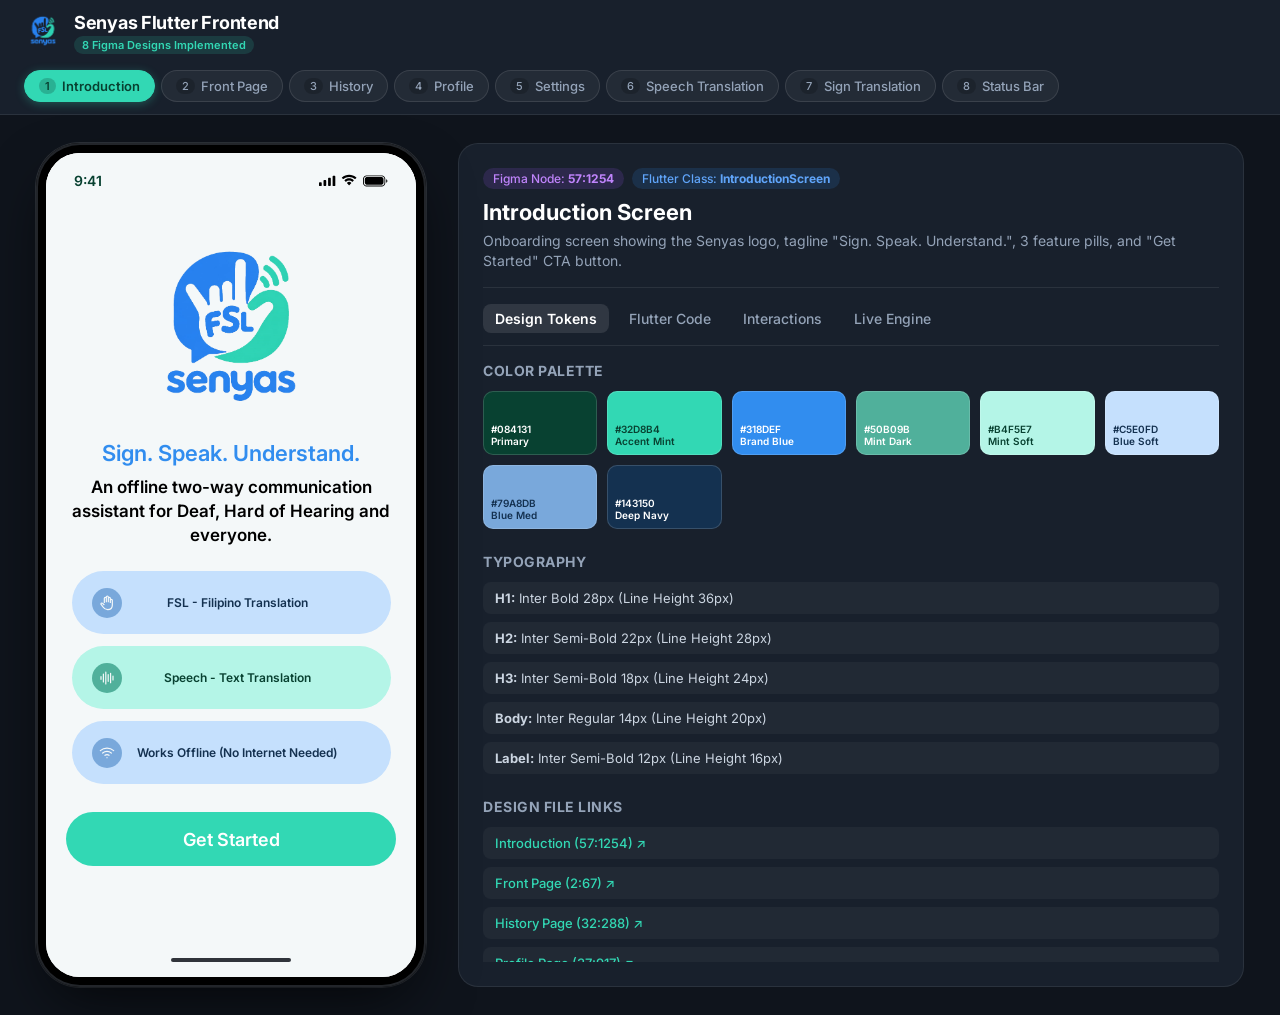
<file: web_preview/index.html>
<!DOCTYPE html>
<html lang="en">
<head>
  <meta charset="UTF-8">
  <meta name="viewport" content="width=device-width, initial-scale=1.0">
  <title>Senyas - Flutter Frontend Preview & Figma Designs</title>
  <meta name="description" content="Interactive Flutter frontend preview implementing 8 Figma designs for Senyas - Offline Two-Way Communication Assistant">
  <link rel="preconnect" href="https://fonts.googleapis.com">
  <link rel="preconnect" href="https://fonts.gstatic.com" crossorigin>
  <link href="https://fonts.googleapis.com/css2?family=Inter:wght@400;500;600;700&display=swap" rel="stylesheet">
  <link rel="stylesheet" href="index.css">
</head>
<body>
  <div class="app-layout">
    <!-- Top Navigation Header -->
    <header class="top-bar">
      <div class="brand">
        <div class="brand-icon">
          <img src="../assets/images/senyas_logo.png" alt="Senyas Logo" onerror="this.style.display='none'">
        </div>
        <div class="brand-info">
          <h1>Senyas Flutter Frontend</h1>
          <span class="badge">8 Figma Designs Implemented</span>
        </div>
      </div>
      <div class="screen-selector-bar" id="screen-selector">
        <button class="screen-tab active" data-screen="intro" id="tab-intro">
          <span class="screen-num">1</span> Introduction
        </button>
        <button class="screen-tab" data-screen="home" id="tab-home">
          <span class="screen-num">2</span> Front Page
        </button>
        <button class="screen-tab" data-screen="history" id="tab-history">
          <span class="screen-num">3</span> History
        </button>
        <button class="screen-tab" data-screen="profile" id="tab-profile">
          <span class="screen-num">4</span> Profile
        </button>
        <button class="screen-tab" data-screen="settings" id="tab-settings">
          <span class="screen-num">5</span> Settings
        </button>
        <button class="screen-tab" data-screen="speech" id="tab-speech">
          <span class="screen-num">6</span> Speech Translation
        </button>
        <button class="screen-tab" data-screen="sign" id="tab-sign">
          <span class="screen-num">7</span> Sign Translation
        </button>
        <button class="screen-tab" data-screen="statusbar" id="tab-statusbar">
          <span class="screen-num">8</span> Status Bar
        </button>
      </div>
    </header>

    <!-- Main Content Stage -->
    <main class="preview-stage">
      <!-- Left: Mobile Device Viewport -->
      <div class="device-column">
        <div class="device-frame" id="device-frame">
          <div class="device-screen" id="device-screen">
            <!-- Screen 1: Introduction (57:1254) -->
            <section class="screen-view active" id="screen-intro" data-node="57:1254">
              <div class="ios-status-bar intro-tint">
                <span class="status-time">9:41</span>
                <div class="status-icons">
                  <img src="../assets/icons/ios_signal_green.svg" alt="signal" class="status-icon">
                  <img src="../assets/icons/ios_wifi_green.svg" alt="wifi" class="status-icon">
                  <img src="../assets/icons/ios_battery_green.svg" alt="battery" class="status-battery">
                </div>
              </div>
              <div class="screen-scrollable intro-content">
                <div class="intro-logo-wrap">
                  <img src="../assets/images/senyas_logo.png" alt="Senyas Logo" class="intro-logo">
                </div>
                <h2 class="intro-title">Sign. Speak. Understand.</h2>
                <p class="intro-desc">An offline two-way communication assistant for Deaf, Hard of Hearing and everyone.</p>

                <div class="feature-pills">
                  <div class="pill pill-blue">
                    <div class="pill-icon-circle blue-circle">
                      <img src="../assets/icons/wave.svg" alt="Wave icon">
                    </div>
                    <span class="pill-text blue-text">FSL - Filipino Translation</span>
                  </div>
                  <div class="pill pill-mint">
                    <div class="pill-icon-circle mint-circle">
                      <img src="../assets/icons/spectrum_teal.svg" alt="Spectrum icon">
                    </div>
                    <span class="pill-text mint-text">Speech - Text Translation</span>
                  </div>
                  <div class="pill pill-blue">
                    <div class="pill-icon-circle blue-circle">
                      <img src="../assets/icons/wifi_blue.svg" alt="Wifi icon">
                    </div>
                    <span class="pill-text blue-text">Works Offline (No Internet Needed)</span>
                  </div>
                </div>

                <button class="btn-primary" id="btn-get-started">Get Started</button>
              </div>
              <div class="ios-home-indicator"><div class="indicator-bar"></div></div>
            </section>

            <!-- Screen 2: Front Page / Home (2:67) -->
            <section class="screen-view" id="screen-home" data-node="2:67">
              <div class="ios-status-bar dark-tint">
                <span class="status-time">9:41</span>
                <div class="status-icons">
                  <img src="../assets/icons/ios_signal_dark.svg" alt="signal" class="status-icon">
                  <img src="../assets/icons/ios_wifi_dark.svg" alt="wifi" class="status-icon">
                  <img src="../assets/icons/ios_battery_dark.svg" alt="battery" class="status-battery">
                </div>
              </div>
              <div class="page-header">
                <div class="header-titles">
                  <h2>Senyas</h2>
                  <span class="header-sub">FTL Sign Translator AI</span>
                </div>
                <button class="icon-btn" id="home-ellipsis-btn">
                  <img src="../assets/icons/ellipsis.svg" alt="Options">
                </button>
              </div>
              <div class="screen-scrollable">
                <!-- Featured Banner -->
                <div class="feature-banner" id="banner-sign-quick">
                  <img src="../assets/images/sign_communication.png" alt="Sign communication" class="banner-img">
                  <div class="banner-text">
                    <h3>Sign to translate to<br>FTL</h3>
                    <p>Capture using the camera</p>
                  </div>
                </div>

                <!-- Sign Translation Card Button -->
                <div class="action-card card-mint" id="action-sign">
                  <div class="card-icon-circle mint-deep">
                    <img src="../assets/icons/camera_filled.svg" alt="Camera icon">
                  </div>
                  <div class="card-text">
                    <h4>Sign Translation</h4>
                    <p>Sign to Text</p>
                  </div>
                  <img src="../assets/icons/chevron_next.svg" alt="Next" class="chevron-next">
                </div>

                <!-- Speech Translation Card Button -->
                <div class="action-card card-blue" id="action-speech">
                  <div class="card-icon-circle blue-deep">
                    <img src="../assets/icons/mic_filled.svg" alt="Mic icon">
                  </div>
                  <div class="card-text">
                    <h4 class="blue-text-deep">Speech Translation</h4>
                    <p>Voice to Text</p>
                  </div>
                  <img src="../assets/icons/chevron_next.svg" alt="Next" class="chevron-next">
                </div>
              </div>
              <!-- Bottom Navigation Bar -->
              <div class="bottom-nav">
                <button class="nav-item active" data-nav="home">
                  <img src="../assets/icons/house_active.svg" alt="Home">
                </button>
                <button class="nav-item" data-nav="history">
                  <img src="../assets/icons/history_inactive.svg" alt="History">
                </button>
                <button class="nav-item" data-nav="profile">
                  <img src="../assets/icons/user_inactive.svg" alt="Profile">
                </button>
              </div>
              <div class="ios-home-indicator"><div class="indicator-bar"></div></div>
            </section>

            <!-- Screen 3: History Page (32:288) -->
            <section class="screen-view" id="screen-history" data-node="32:288">
              <div class="ios-status-bar dark-tint">
                <span class="status-time">9:41</span>
                <div class="status-icons">
                  <img src="../assets/icons/ios_signal_dark.svg" alt="signal" class="status-icon">
                  <img src="../assets/icons/ios_wifi_dark.svg" alt="wifi" class="status-icon">
                  <img src="../assets/icons/ios_battery_dark.svg" alt="battery" class="status-battery">
                </div>
              </div>
              <div class="page-header">
                <div class="header-titles">
                  <h2>History</h2>
                </div>
                <button class="icon-btn" id="history-ellipsis-btn">
                  <img src="../assets/icons/ellipsis.svg" alt="Options">
                </button>
              </div>
              <div class="screen-scrollable history-list">
                <!-- History Item 1 -->
                <div class="history-card">
                  <div class="history-icon-circle mint-deep">
                    <img src="../assets/icons/wave_white.svg" alt="Sign icon">
                  </div>
                  <div class="history-info">
                    <span class="history-tag mint-tag">Sign Translation</span>
                    <p class="history-text">Kamusta Ka?</p>
                  </div>
                  <span class="history-time">9:41 PM</span>
                </div>

                <!-- History Item 2 -->
                <div class="history-card">
                  <div class="history-icon-circle blue-deep">
                    <img src="../assets/icons/spectrum_white.svg" alt="Speech icon">
                  </div>
                  <div class="history-info">
                    <span class="history-tag blue-tag">Speech Translation</span>
                    <p class="history-text">Hello, nice to meet you po</p>
                  </div>
                  <span class="history-time">9:40 PM</span>
                </div>

                <!-- History Item 3 -->
                <div class="history-card">
                  <div class="history-icon-circle mint-deep">
                    <img src="../assets/icons/wave_white.svg" alt="Sign icon">
                  </div>
                  <div class="history-info">
                    <span class="history-tag mint-tag">Sign Translation</span>
                    <p class="history-text">Salamat po.</p>
                  </div>
                  <span class="history-time">9:11 PM</span>
                </div>

                <!-- History Item 4 -->
                <div class="history-card">
                  <div class="history-icon-circle blue-deep">
                    <img src="../assets/icons/spectrum_white.svg" alt="Speech icon">
                  </div>
                  <div class="history-info">
                    <span class="history-tag blue-tag">Speech Translation</span>
                    <p class="history-text">Punta lang po kayo sa unang kanto.</p>
                  </div>
                  <span class="history-time">9:11 PM</span>
                </div>

                <!-- History Item 5 -->
                <div class="history-card">
                  <div class="history-icon-circle mint-deep">
                    <img src="../assets/icons/wave_white.svg" alt="Sign icon">
                  </div>
                  <div class="history-info">
                    <span class="history-tag mint-tag">Sign Translation</span>
                    <p class="history-text">Saang kanto po ang karinderya?</p>
                  </div>
                  <span class="history-time">9:41 PM</span>
                </div>
              </div>
              <div class="bottom-nav">
                <button class="nav-item" data-nav="home">
                  <img src="../assets/icons/house_inactive.svg" alt="Home">
                </button>
                <button class="nav-item active" data-nav="history">
                  <img src="../assets/icons/history_active.svg" alt="History">
                </button>
                <button class="nav-item" data-nav="profile">
                  <img src="../assets/icons/user_inactive.svg" alt="Profile">
                </button>
              </div>
              <div class="ios-home-indicator"><div class="indicator-bar"></div></div>
            </section>

            <!-- Screen 4: Profile Page (37:917) -->
            <section class="screen-view" id="screen-profile" data-node="37:917">
              <div class="ios-status-bar dark-tint">
                <span class="status-time">9:41</span>
                <div class="status-icons">
                  <img src="../assets/icons/ios_signal_dark.svg" alt="signal" class="status-icon">
                  <img src="../assets/icons/ios_wifi_dark.svg" alt="wifi" class="status-icon">
                  <img src="../assets/icons/ios_battery_dark.svg" alt="battery" class="status-battery">
                </div>
              </div>
              <div class="page-header">
                <div class="header-titles">
                  <h2>Profile</h2>
                </div>
                <button class="icon-btn" id="profile-ellipsis-btn">
                  <img src="../assets/icons/ellipsis.svg" alt="Options">
                </button>
              </div>
              <div class="screen-scrollable">
                <div class="profile-hero">
                  <img src="../assets/images/senyas_logo.png" alt="Senyas Logo" class="profile-logo">
                  <h3 class="profile-tagline">Sign. Speak. Understand.</h3>
                </div>

                <div class="settings-group">
                  <div class="setting-row" id="profile-about-row">
                    <div class="setting-icon-box">
                      <img src="../assets/icons/about.svg" alt="About">
                    </div>
                    <div class="setting-text">
                      <h5>About Senyas</h5>
                      <p>Version 1.0.0 (Offline)</p>
                    </div>
                    <img src="../assets/icons/chevron_next_alt.svg" alt="Go" class="row-arrow">
                  </div>
                  <div class="setting-row" id="profile-model-row">
                    <div class="setting-icon-box">
                      <img src="../assets/icons/model_gear.svg" alt="Model">
                    </div>
                    <div class="setting-text">
                      <h5>Model Info</h5>
                      <p>Gemma 4 E28 + Whispher</p>
                    </div>
                    <img src="../assets/icons/chevron_next_alt.svg" alt="Go" class="row-arrow">
                  </div>
                  <div class="setting-row" id="profile-device-row">
                    <div class="setting-icon-box">
                      <img src="../assets/icons/device_phone.svg" alt="Device">
                    </div>
                    <div class="setting-text">
                      <h5>Device</h5>
                      <p>Cactus (Android)</p>
                    </div>
                    <img src="../assets/icons/chevron_next_alt.svg" alt="Go" class="row-arrow">
                  </div>
                  <div class="setting-row" id="profile-privacy-row">
                    <div class="setting-icon-box">
                      <img src="../assets/icons/privacy_padlock.svg" alt="Privacy">
                    </div>
                    <div class="setting-text">
                      <h5>Privacy</h5>
                      <p>Your data stays on your device</p>
                    </div>
                    <img src="../assets/icons/chevron_next_alt.svg" alt="Go" class="row-arrow">
                  </div>
                </div>
              </div>
              <div class="bottom-nav">
                <button class="nav-item" data-nav="home">
                  <img src="../assets/icons/house_inactive.svg" alt="Home">
                </button>
                <button class="nav-item" data-nav="history">
                  <img src="../assets/icons/history_inactive.svg" alt="History">
                </button>
                <button class="nav-item active" data-nav="profile">
                  <img src="../assets/icons/user_active.svg" alt="Profile">
                </button>
              </div>
              <div class="ios-home-indicator"><div class="indicator-bar"></div></div>
            </section>

            <!-- Screen 5: Settings Page (36:705) -->
            <section class="screen-view" id="screen-settings" data-node="36:705">
              <div class="ios-status-bar dark-tint">
                <span class="status-time">9:41</span>
                <div class="status-icons">
                  <img src="../assets/icons/ios_signal_dark.svg" alt="signal" class="status-icon">
                  <img src="../assets/icons/ios_wifi_dark.svg" alt="wifi" class="status-icon">
                  <img src="../assets/icons/ios_battery_dark.svg" alt="battery" class="status-battery">
                </div>
              </div>
              <div class="sub-header">
                <button class="back-btn" id="settings-back-btn">
                  <img src="../assets/icons/arrow_back.svg" alt="Back">
                </button>
                <h2>Settings</h2>
              </div>
              <div class="screen-scrollable settings-body">
                <div class="section-block">
                  <h3 class="section-title">Model Management</h3>
                  <p class="section-desc">Automatically loads and unloads models to save VRAM and keep performance fast.</p>
                  <div class="setting-card">
                    <img src="../assets/icons/ai_sparkle.svg" alt="AI Sparkle" class="card-icon">
                    <div class="card-info">
                      <h5>Whisper STT Model</h5>
                      <p>Enable Whisper speech-to-text model management</p>
                    </div>
                    <label class="toggle-switch">
                      <input type="checkbox" id="toggle-whisper">
                      <span class="toggle-slider"></span>
                    </label>
                  </div>
                </div>

                <div class="section-block">
                  <h3 class="section-title">Performance</h3>
                  <p class="section-desc">Settings to optimize and enhance certain feature for lower-end devices</p>
                  <div class="setting-card-group">
                    <div class="setting-row-group">
                      <img src="../assets/icons/speech_bubble.svg" alt="Speech" class="card-icon">
                      <div class="card-info">
                        <h5>Disable Thinking Mode</h5>
                        <p>Lower Latency For Real Time Use</p>
                      </div>
                      <label class="toggle-switch">
                        <input type="checkbox" id="toggle-thinking">
                        <span class="toggle-slider"></span>
                      </label>
                    </div>
                    <div class="group-divider"></div>
                    <div class="setting-row-group">
                      <img src="../assets/icons/gear_settings.svg" alt="Gear" class="card-icon">
                      <div class="card-info">
                        <h5>Optimize Performance</h5>
                        <p>Balanced performance & Memory</p>
                      </div>
                      <label class="toggle-switch">
                        <input type="checkbox" id="toggle-optimize">
                        <span class="toggle-slider"></span>
                      </label>
                    </div>
                  </div>
                </div>
              </div>
              <div class="bottom-nav">
                <button class="nav-item active" data-nav="home">
                  <img src="../assets/icons/house_active.svg" alt="Home">
                </button>
                <button class="nav-item" data-nav="history">
                  <img src="../assets/icons/history_inactive.svg" alt="History">
                </button>
                <button class="nav-item" data-nav="profile">
                  <img src="../assets/icons/user_inactive.svg" alt="Profile">
                </button>
              </div>
              <div class="ios-home-indicator"><div class="indicator-bar"></div></div>
            </section>

            <!-- Screen 6: Speech Translation (32:471) -->
            <section class="screen-view" id="screen-speech" data-node="32:471">
              <div class="ios-status-bar dark-tint">
                <span class="status-time">9:41</span>
                <div class="status-icons">
                  <img src="../assets/icons/ios_signal_dark.svg" alt="signal" class="status-icon">
                  <img src="../assets/icons/ios_wifi_dark.svg" alt="wifi" class="status-icon">
                  <img src="../assets/icons/ios_battery_dark.svg" alt="battery" class="status-battery">
                </div>
              </div>
              <div class="sub-header">
                <button class="back-btn" id="speech-back-btn">
                  <img src="../assets/icons/arrow_back.svg" alt="Back">
                </button>
                <h2>Speech Translation</h2>
              </div>
              <div class="screen-scrollable speech-content">
                <!-- Concentric Mic Animation Area -->
                <div class="mic-concentric-wrap" id="mic-trigger">
                  <div class="mic-ring outer-ring" id="mic-outer"></div>
                  <div class="mic-ring middle-ring" id="mic-middle"></div>
                  <div class="mic-circle" id="mic-inner">
                    <img src="../assets/icons/mic_large.svg" alt="Mic Large">
                  </div>
                </div>

                <h3 class="mic-status-label" id="mic-status-text">Tap to Speak</h3>
                <p class="mic-status-desc" id="mic-status-desc">Speak in Filipino or English</p>
                <p class="mic-interim" id="speech-interim"></p>

                <!-- Live results -->
                <div id="speech-results"></div>

                <!-- Typed fallback when SpeechRecognition is unavailable -->
                <div class="speech-fallback" id="speech-fallback" style="display:none">
                  <input type="text" id="speech-typed-input"
                    placeholder="No mic/STT — type what was spoken, press Enter">
                </div>

                <div class="down-indicator">∨</div>
              </div>
              <div class="ios-home-indicator"><div class="indicator-bar"></div></div>
            </section>

            <!-- Screen 7: Sign Translation (37:1111) -->
            <section class="screen-view" id="screen-sign" data-node="37:1111">
              <div class="ios-status-bar dark-tint">
                <span class="status-time">9:41</span>
                <div class="status-icons">
                  <img src="../assets/icons/ios_signal_dark.svg" alt="signal" class="status-icon">
                  <img src="../assets/icons/ios_wifi_dark.svg" alt="wifi" class="status-icon">
                  <img src="../assets/icons/ios_battery_dark.svg" alt="battery" class="status-battery">
                </div>
              </div>
              <div class="sub-header">
                <button class="back-btn" id="sign-back-btn">
                  <img src="../assets/icons/arrow_back.svg" alt="Back">
                </button>
                <h2>Sign Translation</h2>
              </div>
              <div class="screen-scrollable sign-content">
                <!-- Camera Viewfinder: REAL webcam + MediaPipe landmarks -->
                <div class="camera-viewport">
                  <div class="reticle-corner top-left"></div>
                  <div class="reticle-corner top-right"></div>
                  <div class="reticle-corner bottom-left"></div>
                  <div class="reticle-corner bottom-right"></div>

                  <div class="camera-simulation" id="camera-simulation">
                    <video id="cam-video" class="cam-live" autoplay playsinline muted></video>
                    <canvas id="cam-canvas" class="cam-live"></canvas>
                    <span class="camera-overlay-tag" id="hand-status-tag">Starting camera…</span>
                  </div>
                </div>

                <!-- Detecting status indicator -->
                <div class="detecting-row">
                  <div class="pulsing-ring" id="pulse-indicator">
                    <div class="inner-dot"></div>
                  </div>
                  <span id="detecting-text">Detecting Sign...</span>
                </div>

                <!-- Committed glosses (phrase buffer) -->
                <div class="gloss-tray" id="gloss-tray"></div>

                <!-- Recognized sign card (live) -->
                <div class="recognized-card">
                  <div class="recognized-info">
                    <h4 id="recognized-main">—</h4>
                    <p id="recognized-sub">Sign one of the gestures below</p>
                  </div>
                  <button class="speaker-btn" id="speaker-tts-btn" title="Speak translation">
                    <img src="../assets/icons/speaker.svg" alt="Speaker">
                  </button>
                </div>

                <!-- Demo vocabulary cheat sheet -->
                <details class="vocab-sheet">
                  <summary>Demo sign vocabulary (7 gestures)</summary>
                  <ul id="vocab-list"></ul>
                </details>

                <!-- Big Stop Action Button -->
                <div class="stop-action-wrap">
                  <button class="circle-stop-btn" id="btn-toggle-sign-detection" title="Stop / Start Detection">
                    <img src="../assets/icons/stop.svg" alt="Stop" id="stop-icon-img">
                  </button>
                </div>
              </div>
              <div class="ios-home-indicator"><div class="indicator-bar"></div></div>
            </section>

            <!-- Screen 8: Status Bar Standalone Component (32:412) -->
            <section class="screen-view" id="screen-statusbar" data-node="32:412">
              <div class="component-showcase">
                <h3>Figma Node 32:412: Status Bar Component</h3>
                <p>Standalone reusable iOS status bar widget with dynamic themes and pixel-perfect proportions.</p>

                <div class="component-card">
                  <h4>Primary Green Theme (#084131) - Node 32:412 Specification</h4>
                  <div class="ios-status-bar intro-tint showcase-bar">
                    <span class="status-time">9:41</span>
                    <div class="status-icons">
                      <img src="../assets/icons/ios_signal_green.svg" alt="signal" class="status-icon">
                      <img src="../assets/icons/ios_wifi_green.svg" alt="wifi" class="status-icon">
                      <img src="../assets/icons/ios_battery_green.svg" alt="battery" class="status-battery">
                    </div>
                  </div>
                </div>

                <div class="component-card">
                  <h4>Dark Neutral Theme (#30343B) - In-App Standard</h4>
                  <div class="ios-status-bar dark-tint showcase-bar">
                    <span class="status-time">9:41</span>
                    <div class="status-icons">
                      <img src="../assets/icons/ios_signal_dark.svg" alt="signal" class="status-icon">
                      <img src="../assets/icons/ios_wifi_dark.svg" alt="wifi" class="status-icon">
                      <img src="../assets/icons/ios_battery_dark.svg" alt="battery" class="status-battery">
                    </div>
                  </div>
                </div>

                <div class="component-specs">
                  <h5>Flutter Widget Implementation:</h5>
                  <code>SenyasStatusBar(isDark: false, textColor: AppColors.primary)</code>
                  <p class="spec-note">Supports SVG icons, custom time, and automatic brightness switching.</p>
                </div>
              </div>
            </section>
          </div>
        </div>
      </div>

      <!-- Right: Design & Code Inspection Panel -->
      <aside class="inspector-panel">
        <div class="inspector-header">
          <div class="badge-row">
            <span class="tag-figma">Figma Node: <strong id="inspect-node-id">57:1254</strong></span>
            <span class="tag-flutter">Flutter Class: <strong id="inspect-flutter-class">IntroductionScreen</strong></span>
          </div>
          <h2 id="inspect-title">Introduction Screen</h2>
          <p id="inspect-desc">Initial welcome screen with offline features breakdown and onboarding flow.</p>
        </div>

        <div class="inspector-tabs">
          <button class="inspect-tab active" data-tab="tokens">Design Tokens</button>
          <button class="inspect-tab" data-tab="code">Flutter Code</button>
          <button class="inspect-tab" data-tab="flow">Interactions</button>
          <button class="inspect-tab" data-tab="engine">Live Engine</button>
        </div>

        <div class="inspector-content">
          <!-- Tokens Tab -->
          <div class="tab-pane active" id="pane-tokens">
            <div class="token-group">
              <h4>Color Palette</h4>
              <div class="palette-grid">
                <div class="palette-swatch" style="background:#084131" title="Primary #084131"><span>#084131<br>Primary</span></div>
                <div class="palette-swatch" style="background:#32D8B4; color:#084131" title="Accent #32D8B4"><span>#32D8B4<br>Accent Mint</span></div>
                <div class="palette-swatch" style="background:#318DEF" title="Accent2 #318DEF"><span>#318DEF<br>Brand Blue</span></div>
                <div class="palette-swatch" style="background:#50B09B" title="Accent/2 #50B09B"><span>#50B09B<br>Mint Dark</span></div>
                <div class="palette-swatch" style="background:#B4F5E7; color:#084131" title="Accent/3 #B4F5E7"><span>#B4F5E7<br>Mint Soft</span></div>
                <div class="palette-swatch" style="background:#C5E0FD; color:#143150" title="Accent2/6 #C5E0FD"><span>#C5E0FD<br>Blue Soft</span></div>
                <div class="palette-swatch" style="background:#79A8DB; color:#143150" title="Accent2/4 #79A8DB"><span>#79A8DB<br>Blue Med</span></div>
                <div class="palette-swatch" style="background:#143150" title="Accent2/1 #143150"><span>#143150<br>Deep Navy</span></div>
              </div>
            </div>

            <div class="token-group">
              <h4>Typography</h4>
              <ul class="spec-list">
                <li><strong>H1:</strong> Inter Bold 28px (Line Height 36px)</li>
                <li><strong>H2:</strong> Inter Semi-Bold 22px (Line Height 28px)</li>
                <li><strong>H3:</strong> Inter Semi-Bold 18px (Line Height 24px)</li>
                <li><strong>Body:</strong> Inter Regular 14px (Line Height 20px)</li>
                <li><strong>Label:</strong> Inter Semi-Bold 12px (Line Height 16px)</li>
              </ul>
            </div>

            <div class="token-group">
              <h4>Design File Links</h4>
              <ul class="spec-list">
                <li><a href="https://www.figma.com/design/aIVz9pli871Iiua4myPIUd/Senyas?node-id=57-1254&m=dev" target="_blank" rel="noreferrer">Introduction (57:1254) ↗</a></li>
                <li><a href="https://www.figma.com/design/aIVz9pli871Iiua4myPIUd/Senyas?node-id=2-67&m=dev" target="_blank" rel="noreferrer">Front Page (2:67) ↗</a></li>
                <li><a href="https://www.figma.com/design/aIVz9pli871Iiua4myPIUd/Senyas?node-id=32-288&m=dev" target="_blank" rel="noreferrer">History Page (32:288) ↗</a></li>
                <li><a href="https://www.figma.com/design/aIVz9pli871Iiua4myPIUd/Senyas?node-id=37-917&m=dev" target="_blank" rel="noreferrer">Profile Page (37:917) ↗</a></li>
                <li><a href="https://www.figma.com/design/aIVz9pli871Iiua4myPIUd/Senyas?node-id=36-705&m=dev" target="_blank" rel="noreferrer">Settings Page (36:705) ↗</a></li>
                <li><a href="https://www.figma.com/design/aIVz9pli871Iiua4myPIUd/Senyas?node-id=32-471&m=dev" target="_blank" rel="noreferrer">Speech Translation (32:471) ↗</a></li>
                <li><a href="https://www.figma.com/design/aIVz9pli871Iiua4myPIUd/Senyas?node-id=37-1111&m=dev" target="_blank" rel="noreferrer">Sign Translation (37:1111) ↗</a></li>
                <li><a href="https://www.figma.com/design/aIVz9pli871Iiua4myPIUd/Senyas?node-id=32-412&m=dev" target="_blank" rel="noreferrer">Status Bar (32:412) ↗</a></li>
              </ul>
            </div>
          </div>

          <!-- Code Tab -->
          <div class="tab-pane" id="pane-code">
            <pre><code id="code-snippet">// Flutter Code Snippet will appear here</code></pre>
          </div>

          <!-- Live Engine Tab -->
          <div class="tab-pane" id="pane-engine">
            <div class="token-group">
              <h4>Model Router State</h4>
              <div class="engine-state" id="engine-state">Router: IDLE</div>
              <div class="engine-models" id="engine-models"></div>
              <div class="engine-mem" id="engine-mem"></div>
            </div>
            <div class="token-group">
              <h4>Engine Log</h4>
              <div class="engine-log" id="engine-log"></div>
            </div>
          </div>

          <!-- Interactions Tab -->
          <div class="tab-pane" id="pane-flow">
            <div class="token-group">
              <h4>Interactive Actions Available in this View:</h4>
              <ul class="spec-list" id="interaction-list">
                <li>Tap <strong>"Get Started"</strong> button to navigate directly to the Main Home Screen.</li>
                <li>Click any tab in the top bar to switch instantly to another Figma design.</li>
                <li>Full interactive state simulation: toggle switches, ripple mic, camera landmark simulation, and text-to-speech audio!</li>
              </ul>
            </div>
          </div>
        </div>
      </aside>
    </main>
  </div>

  <script src="engine.js"></script>
  <script src="sign_pipeline.js"></script>
  <script src="speech_pipeline.js"></script>
  <script src="app.js"></script>
</body>
</html>
</file>
<file: web_preview/index.css>
/* Senyas Figma Design System CSS */
:root {
  --primary: #084131;
  --accent-mint: #32D8B4;
  --accent-green-dark: #50B09B;
  --accent-green-soft: #B4F5E7;
  --accent-blue: #318DEF;
  --accent-blue-dark: #143150;
  --accent-blue-medium: #4092E9;
  --accent-blue-light: #79A8DB;
  --accent-blue-lighter: #CBDFF3;
  --accent-blue-soft: #C5E0FD;
  --sign-card-bg: rgba(50, 216, 180, 0.32);
  --speech-card-bg: rgba(64, 146, 233, 0.42);
  --bg-white: #FFFFFF;
  --bg-intro: #F4F8F9;
  --border-gray: #E2E4E7;
  --divider-gray: #CDE3EB;
  --text-primary: #000000;
  --text-dark: #30343B;
  --text-secondary: #697174;
  --text-muted: #B2B3B3;
  --nav-active-bg: #F4F5F6;
  --home-indicator: #30343B;
}

* {
  box-sizing: border-box;
  margin: 0;
  padding: 0;
  font-family: 'Inter', -apple-system, BlinkMacSystemFont, "Segoe UI", Roboto, sans-serif;
  -webkit-font-smoothing: antialiased;
}

body {
  background: #0f141c;
  color: #e2e8f0;
  min-height: 100vh;
  overflow-x: hidden;
}

/* App Layout */
.app-layout {
  display: flex;
  flex-direction: column;
  min-height: 100vh;
}

/* Top Navigation Bar */
.top-bar {
  background: #18202c;
  border-bottom: 1px solid rgba(255, 255, 255, 0.08);
  padding: 12px 24px;
  display: flex;
  flex-wrap: wrap;
  align-items: center;
  justify-content: space-between;
  gap: 16px;
  position: sticky;
  top: 0;
  z-index: 100;
}

.brand {
  display: flex;
  align-items: center;
  gap: 12px;
}

.brand-icon img {
  width: 38px;
  height: 38px;
  border-radius: 8px;
}

.brand-info h1 {
  font-size: 18px;
  font-weight: 700;
  color: #ffffff;
  letter-spacing: -0.3px;
}

.brand-info .badge {
  display: inline-block;
  font-size: 11px;
  font-weight: 600;
  background: rgba(50, 216, 180, 0.15);
  color: var(--accent-mint);
  padding: 2px 8px;
  border-radius: 12px;
  margin-top: 2px;
}

.screen-selector-bar {
  display: flex;
  gap: 6px;
  flex-wrap: wrap;
  align-items: center;
}

.screen-tab {
  background: rgba(255, 255, 255, 0.05);
  border: 1px solid rgba(255, 255, 255, 0.1);
  color: #94a3b8;
  font-size: 13px;
  font-weight: 500;
  padding: 7px 14px;
  border-radius: 20px;
  cursor: pointer;
  display: flex;
  align-items: center;
  gap: 6px;
  transition: all 0.2s ease;
}

.screen-tab:hover {
  background: rgba(255, 255, 255, 0.1);
  color: #ffffff;
}

.screen-tab.active {
  background: var(--accent-mint);
  border-color: var(--accent-mint);
  color: var(--primary);
  font-weight: 600;
  box-shadow: 0 2px 10px rgba(50, 216, 180, 0.3);
}

.screen-num {
  font-size: 11px;
  background: rgba(0, 0, 0, 0.18);
  padding: 1px 6px;
  border-radius: 10px;
}

/* Main Preview Stage */
.preview-stage {
  display: grid;
  grid-template-columns: auto 1fr;
  gap: 32px;
  padding: 28px 36px;
  max-width: 1400px;
  margin: 0 auto;
  width: 100%;
}

@media (max-width: 992px) {
  .preview-stage {
    grid-template-columns: 1fr;
    justify-items: center;
    padding: 20px;
  }
}

/* Device Frame Simulation (390 x 844 px) */
.device-column {
  display: flex;
  flex-direction: column;
  align-items: center;
}

.device-frame {
  width: 390px;
  height: 844px;
  background: #000000;
  border-radius: 44px;
  padding: 10px;
  box-shadow: 0 25px 60px -15px rgba(0, 0, 0, 0.7),
              0 0 0 1px rgba(255, 255, 255, 0.12),
              inset 0 0 0 2px #22252a;
  position: relative;
  overflow: hidden;
}

.device-screen {
  width: 100%;
  height: 100%;
  border-radius: 34px;
  overflow: hidden;
  background: #ffffff;
  position: relative;
}

/* Screen View Panels */
.screen-view {
  display: none;
  width: 100%;
  height: 100%;
  flex-direction: column;
  position: absolute;
  top: 0;
  left: 0;
}

.screen-view.active {
  display: flex;
}

/* Reusable iOS Status Bar (Height: 54) */
.ios-status-bar {
  height: 54px;
  width: 100%;
  padding: 0 28px;
  display: flex;
  align-items: center;
  justify-content: space-between;
  flex-shrink: 0;
  z-index: 10;
}

.ios-status-bar.intro-tint {
  background: var(--bg-intro);
  color: var(--primary);
}

.ios-status-bar.dark-tint {
  background: var(--bg-white);
  color: var(--text-dark);
}

.status-time {
  font-size: 14px;
  font-weight: 600;
}

.status-icons {
  display: flex;
  align-items: center;
  gap: 5px;
}

.status-icon {
  width: 17px;
  height: 17px;
}

.status-battery {
  width: 25px;
  height: 17px;
}

/* Screen Scrollable Body */
.screen-scrollable {
  flex: 1;
  overflow-y: auto;
  overflow-x: hidden;
  padding: 12px 24px 20px;
}

.screen-scrollable::-webkit-scrollbar {
  width: 0px;
}

/* iOS Home Indicator (Height: 34) */
.ios-home-indicator {
  height: 34px;
  width: 100%;
  display: flex;
  align-items: center;
  justify-content: center;
  flex-shrink: 0;
}

.indicator-bar {
  width: 120px;
  height: 4px;
  background: var(--home-indicator);
  border-radius: 100px;
}

/* Screen 1: Introduction Styles */
#screen-intro {
  background: var(--bg-intro);
}

.intro-content {
  display: flex;
  flex-direction: column;
  align-items: center;
  text-align: center;
  padding: 10px 20px 20px;
}

.intro-logo-wrap {
  width: 200px;
  height: 200px;
  display: flex;
  align-items: center;
  justify-content: center;
  margin-top: 10px;
}

.intro-logo {
  max-width: 100%;
  max-height: 100%;
  object-fit: contain;
}

.intro-title {
  font-size: 22px;
  font-weight: 600;
  line-height: 28px;
  color: var(--accent-blue);
  margin-top: 12px;
}

.intro-desc {
  font-size: 17px;
  font-weight: 600;
  line-height: 24px;
  color: var(--text-primary);
  margin-top: 8px;
  max-width: 320px;
}

.feature-pills {
  width: 100%;
  display: flex;
  flex-direction: column;
  gap: 12px;
  margin: 24px 0 28px;
  align-items: center;
}

.pill {
  width: 319px;
  height: 63px;
  border-radius: 34px;
  display: flex;
  align-items: center;
  padding: 0 20px;
}

.pill-blue {
  background: var(--accent-blue-soft);
}

.pill-mint {
  background: var(--accent-green-soft);
}

.pill-icon-circle {
  width: 30px;
  height: 30px;
  border-radius: 50%;
  display: flex;
  align-items: center;
  justify-content: center;
  flex-shrink: 0;
}

.blue-circle {
  background: var(--accent-blue-light);
}

.mint-circle {
  background: var(--accent-green-dark);
}

.pill-icon-circle img {
  width: 16px;
  height: 16px;
}

.pill-text {
  flex: 1;
  text-align: center;
  font-size: 12px;
  font-weight: 600;
  margin-right: 18px;
}

.blue-text {
  color: var(--accent-blue-dark);
}

.mint-text {
  color: var(--primary);
}

.btn-primary {
  width: 100%;
  height: 54px;
  background: var(--accent-mint);
  color: #ffffff;
  font-size: 18px;
  font-weight: 600;
  border: none;
  border-radius: 35px;
  cursor: pointer;
  transition: transform 0.15s ease, opacity 0.15s ease;
}

.btn-primary:active {
  transform: scale(0.98);
  opacity: 0.9;
}

/* Screen 2: Front Page / Header (Height: 89) */
.page-header {
  height: 89px;
  width: 100%;
  padding: 0 24px;
  display: flex;
  align-items: center;
  justify-content: space-between;
  border-bottom: 1px solid var(--divider-gray);
  flex-shrink: 0;
  background: var(--bg-white);
}

.header-titles h2 {
  font-size: 28px;
  font-weight: 700;
  line-height: 32px;
  color: var(--text-primary);
}

.header-sub {
  font-size: 12px;
  font-weight: 600;
  color: var(--text-muted);
}

.icon-btn {
  background: none;
  border: none;
  width: 44px;
  height: 44px;
  display: flex;
  align-items: center;
  justify-content: center;
  cursor: pointer;
  border-radius: 50%;
}

/* Featured Banner Card */
.feature-banner {
  height: 156px;
  background: var(--accent-blue-lighter);
  border: 1px solid var(--border-gray);
  border-radius: 16px;
  display: flex;
  align-items: flex-end;
  overflow: hidden;
  cursor: pointer;
  margin-bottom: 20px;
}

.banner-img {
  width: 142px;
  height: 142px;
  object-fit: cover;
  flex-shrink: 0;
}

.banner-text {
  padding: 18px 12px;
}

.banner-text h3 {
  font-size: 18px;
  font-weight: 600;
  line-height: 24px;
  color: var(--text-primary);
}

.banner-text p {
  font-size: 14px;
  color: var(--text-secondary);
  margin-top: 6px;
}

/* Action Cards */
.action-card {
  height: 116px;
  border-radius: 20px;
  display: flex;
  align-items: center;
  padding: 0 24px;
  cursor: pointer;
  margin-bottom: 18px;
  transition: transform 0.15s ease;
}

.action-card:hover {
  transform: translateY(-2px);
}

.card-mint {
  background: var(--sign-card-bg);
}

.card-blue {
  background: var(--speech-card-bg);
}

.card-icon-circle {
  width: 64px;
  height: 64px;
  border-radius: 50%;
  display: flex;
  align-items: center;
  justify-content: center;
  flex-shrink: 0;
}

.mint-deep {
  background: var(--accent-green-dark);
}

.blue-deep {
  background: var(--accent-blue-light);
}

.card-icon-circle img {
  width: 34px;
  height: 34px;
}

.card-text {
  flex: 1;
  margin-left: 16px;
}

.card-text h4 {
  font-size: 18px;
  font-weight: 600;
  color: var(--text-primary);
}

.blue-text-deep {
  color: var(--accent-blue-dark) !important;
}

.card-text p {
  font-size: 14px;
  color: var(--text-secondary);
  margin-top: 4px;
}

.chevron-next {
  width: 20px;
  height: 20px;
}

/* Bottom Navigation Bar (Height: 68) */
.bottom-nav {
  height: 68px;
  width: 100%;
  border-top: 1px solid var(--border-gray);
  display: flex;
  align-items: center;
  justify-content: space-around;
  background: var(--bg-white);
  flex-shrink: 0;
}

.nav-item {
  width: 56px;
  height: 44px;
  border-radius: 12px;
  background: none;
  border: none;
  display: flex;
  align-items: center;
  justify-content: center;
  cursor: pointer;
  transition: background 0.2s ease;
}

.nav-item.active {
  background: var(--nav-active-bg);
}

.nav-item img {
  width: 24px;
  height: 24px;
}

/* Screen 3: History Styles */
.history-card {
  height: 110px;
  border: 1px solid var(--divider-gray);
  border-radius: 20px;
  padding: 12px 18px;
  display: flex;
  align-items: center;
  position: relative;
  margin-bottom: 14px;
  background: var(--bg-white);
  box-shadow: 0 2px 6px rgba(0, 0, 0, 0.03);
}

.history-icon-circle {
  width: 60px;
  height: 60px;
  border-radius: 50%;
  display: flex;
  align-items: center;
  justify-content: center;
  flex-shrink: 0;
}

.history-icon-circle img {
  width: 32px;
  height: 32px;
}

.history-info {
  flex: 1;
  margin-left: 14px;
}

.history-tag {
  font-size: 12px;
  font-weight: 600;
  display: block;
  margin-bottom: 4px;
}

.mint-tag {
  color: var(--primary);
}

.blue-tag {
  color: var(--accent-blue-dark);
}

.history-text {
  font-size: 16px;
  font-weight: 600;
  color: var(--text-primary);
  line-height: 20px;
}

.history-time {
  position: absolute;
  right: 18px;
  bottom: 14px;
  font-size: 12px;
  color: var(--text-secondary);
}

/* Screen 4: Profile Styles */
.profile-hero {
  display: flex;
  flex-direction: column;
  align-items: center;
  padding: 10px 0 20px;
}

.profile-logo {
  width: 140px;
  height: 140px;
  object-fit: contain;
}

.profile-tagline {
  font-size: 18px;
  font-weight: 600;
  color: var(--accent-blue);
  margin-top: 10px;
}

.settings-group {
  border: 1px solid var(--divider-gray);
  border-radius: 20px;
  overflow: hidden;
  background: var(--bg-white);
}

.setting-row {
  display: flex;
  align-items: center;
  padding: 14px 18px;
  border-bottom: 1px solid var(--divider-gray);
  cursor: pointer;
}

.setting-row:last-child {
  border-bottom: none;
}

.setting-row:hover {
  background: #fafbfc;
}

.setting-icon-box {
  width: 38px;
  height: 38px;
  border-radius: 10px;
  background: rgba(197, 224, 253, 0.5);
  display: flex;
  align-items: center;
  justify-content: center;
}

.setting-icon-box img {
  width: 22px;
  height: 22px;
}

.setting-text {
  flex: 1;
  margin-left: 14px;
}

.setting-text h5 {
  font-size: 16px;
  font-weight: 600;
  color: var(--text-primary);
}

.setting-text p {
  font-size: 14px;
  color: var(--text-secondary);
  margin-top: 2px;
}

.row-arrow {
  width: 20px;
  height: 20px;
  opacity: 0.6;
}

/* Screen 5: Settings / Sub-Header */
.sub-header {
  height: 89px;
  width: 100%;
  padding: 0 24px;
  display: flex;
  align-items: center;
  gap: 16px;
  border-bottom: 1px solid var(--divider-gray);
  background: var(--bg-white);
  flex-shrink: 0;
}

.back-btn {
  background: none;
  border: none;
  width: 30px;
  height: 30px;
  display: flex;
  align-items: center;
  justify-content: center;
  cursor: pointer;
}

.back-btn img {
  width: 24px;
  height: 24px;
}

.sub-header h2 {
  font-size: 24px;
  font-weight: 700;
  color: var(--text-primary);
}

.settings-body {
  padding: 16px 24px;
}

.section-block {
  margin-bottom: 24px;
}

.section-title {
  font-size: 18px;
  font-weight: 600;
  color: var(--text-primary);
}

.section-desc {
  font-size: 14px;
  color: var(--text-secondary);
  margin: 4px 0 12px;
  line-height: 19px;
}

.setting-card {
  border: 1px solid var(--divider-gray);
  border-radius: 20px;
  padding: 14px 16px;
  display: flex;
  align-items: center;
  gap: 14px;
}

.setting-card-group {
  border: 1px solid var(--divider-gray);
  border-radius: 20px;
  overflow: hidden;
}

.setting-row-group {
  padding: 14px 16px;
  display: flex;
  align-items: center;
  gap: 14px;
}

.group-divider {
  height: 1px;
  background: var(--divider-gray);
  margin: 0 16px;
}

.card-icon {
  width: 30px;
  height: 30px;
  flex-shrink: 0;
}

.card-info {
  flex: 1;
}

.card-info h5 {
  font-size: 16px;
  font-weight: 600;
  color: var(--text-primary);
}

.card-info p {
  font-size: 13px;
  color: var(--text-secondary);
  margin-top: 2px;
}

/* Toggle Switch (Track 38x24, Thumb 16x16) */
.toggle-switch {
  position: relative;
  display: inline-block;
  width: 38px;
  height: 24px;
  flex-shrink: 0;
}

.toggle-switch input {
  opacity: 0;
  width: 0;
  height: 0;
}

.toggle-slider {
  position: absolute;
  cursor: pointer;
  inset: 0;
  background: #767f8d;
  border-radius: 100px;
  transition: 0.25s;
}

.toggle-slider:before {
  position: absolute;
  content: "";
  height: 16px;
  width: 16px;
  left: 4px;
  bottom: 4px;
  background: white;
  border-radius: 50%;
  transition: 0.25s;
  box-shadow: 0 1px 3px rgba(0, 0, 0, 0.3);
}

.toggle-switch input:checked + .toggle-slider {
  background: var(--accent-mint);
}

.toggle-switch input:checked + .toggle-slider:before {
  transform: translateX(14px);
}

/* Screen 6: Speech Translation Styles */
.speech-content {
  display: flex;
  flex-direction: column;
  align-items: center;
  text-align: center;
}

.mic-concentric-wrap {
  width: 170px;
  height: 170px;
  position: relative;
  display: flex;
  align-items: center;
  justify-content: center;
  margin: 10px 0 16px;
  cursor: pointer;
}

.mic-ring {
  position: absolute;
  border-radius: 50%;
  transition: transform 0.4s ease;
}

.outer-ring {
  width: 137px;
  height: 137px;
  background: #E2F0FD;
}

.middle-ring {
  width: 113px;
  height: 113px;
  background: #BADCF9;
}

.mic-circle {
  width: 94px;
  height: 94px;
  border-radius: 50%;
  background: var(--accent-blue-dark);
  display: flex;
  align-items: center;
  justify-content: center;
  box-shadow: 0 4px 12px rgba(0, 0, 0, 0.15);
  position: relative;
  z-index: 2;
  transition: background 0.3s ease;
}

.mic-circle img {
  width: 44px;
  height: 44px;
  filter: brightness(0) invert(1);
}

.mic-concentric-wrap.listening .outer-ring {
  animation: pulse-ring 1.4s infinite ease-in-out;
}

.mic-concentric-wrap.listening .middle-ring {
  animation: pulse-ring 1.4s infinite ease-in-out 0.2s;
}

.mic-concentric-wrap.listening .mic-circle {
  background: var(--primary);
}

@keyframes pulse-ring {
  0% { transform: scale(0.95); opacity: 0.7; }
  50% { transform: scale(1.12); opacity: 1; }
  100% { transform: scale(0.95); opacity: 0.7; }
}

.mic-status-label {
  font-size: 18px;
  font-weight: 600;
  color: var(--text-primary);
}

.mic-status-desc {
  font-size: 14px;
  color: var(--text-secondary);
  margin: 4px 0 24px;
}

.speech-bubble-card {
  width: 100%;
  height: 116px;
  background: var(--accent-blue-soft);
  border-radius: 20px;
  padding: 20px 24px;
  display: flex;
  align-items: center;
  text-align: left;
  margin-bottom: 14px;
}

.bubble-text h4 {
  font-size: 18px;
  font-weight: 600;
  color: var(--text-primary);
}

.bubble-tag {
  font-size: 14px;
  color: var(--text-secondary);
  margin-top: 6px;
  display: block;
}

.down-indicator {
  font-size: 22px;
  color: var(--text-secondary);
  margin-top: 10px;
}

/* Screen 7: Sign Translation Styles */
.sign-content {
  padding: 10px 24px 20px;
}

.camera-viewport {
  width: 100%;
  height: 326px;
  background: #5A5D62;
  border-radius: 20px;
  position: relative;
  overflow: hidden;
  box-shadow: 0 4px 12px rgba(0, 0, 0, 0.15);
}

.camera-simulation {
  width: 100%;
  height: 100%;
  display: flex;
  flex-direction: column;
  align-items: center;
  justify-content: center;
  gap: 12px;
}

.hand-tracking-icon {
  font-size: 90px;
  filter: drop-shadow(0 4px 8px rgba(0,0,0,0.4));
  animation: float 2s infinite ease-in-out;
}

@keyframes float {
  0% { transform: translateY(0px) rotate(0deg); }
  50% { transform: translateY(-8px) rotate(3deg); }
  100% { transform: translateY(0px) rotate(0deg); }
}

.camera-overlay-tag {
  color: #ffffff;
  font-size: 14px;
  font-weight: 500;
  background: rgba(0, 0, 0, 0.4);
  padding: 4px 12px;
  border-radius: 12px;
}

.reticle-corner {
  position: absolute;
  width: 20px;
  height: 20px;
}

.top-left { top: 16px; left: 16px; border-top: 3px solid var(--accent-mint); border-left: 3px solid var(--accent-mint); }
.top-right { top: 16px; right: 16px; border-top: 3px solid var(--accent-mint); border-right: 3px solid var(--accent-mint); }
.bottom-left { bottom: 16px; left: 16px; border-bottom: 3px solid var(--accent-mint); border-left: 3px solid var(--accent-mint); }
.bottom-right { bottom: 16px; right: 16px; border-bottom: 3px solid var(--accent-mint); border-right: 3px solid var(--accent-mint); }

.detecting-row {
  display: flex;
  align-items: center;
  gap: 10px;
  margin: 14px 4px;
  font-size: 14px;
  color: var(--text-secondary);
}

.pulsing-ring {
  width: 14px;
  height: 14px;
  border-radius: 50%;
  border: 2px solid var(--accent-green-dark);
  display: flex;
  align-items: center;
  justify-content: center;
  animation: pulse-dot 1.2s infinite;
}

.inner-dot {
  width: 5px;
  height: 5px;
  border-radius: 50%;
  background: var(--accent-green-dark);
}

@keyframes pulse-dot {
  0% { transform: scale(0.9); opacity: 0.5; }
  50% { transform: scale(1.15); opacity: 1; }
  100% { transform: scale(0.9); opacity: 0.5; }
}

.recognized-card {
  height: 116px;
  background: var(--accent-green-soft);
  border-radius: 20px;
  padding: 20px 24px;
  display: flex;
  align-items: center;
  justify-content: space-between;
}

.recognized-info h4 {
  font-size: 18px;
  font-weight: 700;
  color: var(--text-primary);
}

.recognized-info p {
  font-size: 14px;
  color: var(--text-secondary);
  margin-top: 4px;
}

.speaker-btn {
  width: 48px;
  height: 48px;
  border-radius: 50%;
  background: var(--accent-green-dark);
  border: none;
  display: flex;
  align-items: center;
  justify-content: center;
  cursor: pointer;
  box-shadow: 0 2px 6px rgba(0, 0, 0, 0.15);
  transition: transform 0.15s ease;
}

.speaker-btn:hover {
  transform: scale(1.05);
}

.speaker-btn img {
  width: 24px;
  height: 24px;
  filter: brightness(0) invert(1);
}

.stop-action-wrap {
  display: flex;
  justify-content: center;
  margin-top: 24px;
}

.circle-stop-btn {
  width: 60px;
  height: 60px;
  border-radius: 50%;
  background: var(--accent-green-dark);
  border: none;
  display: flex;
  align-items: center;
  justify-content: center;
  cursor: pointer;
  box-shadow: 0 4px 10px rgba(0, 0, 0, 0.2);
  transition: transform 0.15s ease, background 0.2s ease;
}

.circle-stop-btn:active {
  transform: scale(0.94);
}

.circle-stop-btn img {
  width: 26px;
  height: 26px;
  filter: brightness(0) invert(1);
}

/* Screen 8: Status Bar Component Showcase */
.component-showcase {
  padding: 24px;
  height: 100%;
  overflow-y: auto;
  background: #f8fafc;
}

.component-showcase h3 {
  font-size: 18px;
  font-weight: 700;
  color: var(--text-primary);
}

.component-showcase p {
  font-size: 14px;
  color: var(--text-secondary);
  margin: 6px 0 20px;
}

.component-card {
  background: white;
  border-radius: 16px;
  border: 1px solid var(--border-gray);
  padding: 16px;
  margin-bottom: 20px;
}

.component-card h4 {
  font-size: 13px;
  font-weight: 600;
  color: var(--text-secondary);
  margin-bottom: 12px;
}

.showcase-bar {
  border: 1px dashed #cbd5e1;
  border-radius: 12px;
}

.component-specs {
  background: #1e293b;
  color: #e2e8f0;
  padding: 16px;
  border-radius: 14px;
}

.component-specs h5 {
  font-size: 12px;
  color: #94a3b8;
  margin-bottom: 6px;
  text-transform: uppercase;
}

.component-specs code {
  color: var(--accent-mint);
  font-family: monospace;
  font-size: 12px;
}

.spec-note {
  font-size: 12px;
  color: #94a3b8;
  margin-top: 8px;
}

/* Inspector Panel (Right) */
.inspector-panel {
  background: #18202c;
  border-radius: 20px;
  border: 1px solid rgba(255, 255, 255, 0.08);
  padding: 24px;
  display: flex;
  flex-direction: column;
  height: 844px;
  overflow: hidden;
}

.inspector-header {
  border-bottom: 1px solid rgba(255, 255, 255, 0.08);
  padding-bottom: 16px;
}

.badge-row {
  display: flex;
  gap: 8px;
  margin-bottom: 10px;
  flex-wrap: wrap;
}

.tag-figma {
  background: rgba(162, 89, 255, 0.15);
  color: #c084fc;
  font-size: 12px;
  padding: 3px 10px;
  border-radius: 12px;
  font-weight: 500;
}

.tag-flutter {
  background: rgba(49, 141, 239, 0.15);
  color: #60a5fa;
  font-size: 12px;
  padding: 3px 10px;
  border-radius: 12px;
  font-weight: 500;
}

.inspector-header h2 {
  font-size: 22px;
  font-weight: 700;
  color: #ffffff;
}

.inspector-header p {
  font-size: 14px;
  color: #94a3b8;
  margin-top: 6px;
  line-height: 20px;
}

.inspector-tabs {
  display: flex;
  gap: 8px;
  padding: 16px 0 12px;
  border-bottom: 1px solid rgba(255, 255, 255, 0.08);
}

.inspect-tab {
  background: none;
  border: none;
  color: #94a3b8;
  font-size: 14px;
  font-weight: 500;
  padding: 6px 12px;
  border-radius: 8px;
  cursor: pointer;
  transition: all 0.2s;
}

.inspect-tab.active {
  background: rgba(255, 255, 255, 0.1);
  color: #ffffff;
  font-weight: 600;
}

.inspector-content {
  flex: 1;
  overflow-y: auto;
  padding: 16px 0;
}

.tab-pane {
  display: none;
}

.tab-pane.active {
  display: block;
}

.token-group {
  margin-bottom: 24px;
}

.token-group h4 {
  font-size: 14px;
  color: #94a3b8;
  text-transform: uppercase;
  letter-spacing: 0.5px;
  margin-bottom: 12px;
}

.palette-grid {
  display: grid;
  grid-template-columns: repeat(auto-fill, minmax(100px, 1fr));
  gap: 10px;
}

.palette-swatch {
  height: 64px;
  border-radius: 10px;
  padding: 8px;
  display: flex;
  align-items: flex-end;
  color: white;
  font-size: 10px;
  font-weight: 600;
  line-height: 12px;
  box-shadow: inset 0 0 0 1px rgba(255, 255, 255, 0.15);
}

.spec-list {
  list-style: none;
  display: flex;
  flex-direction: column;
  gap: 8px;
}

.spec-list li {
  font-size: 13px;
  color: #cbd5e1;
  background: rgba(255, 255, 255, 0.04);
  padding: 8px 12px;
  border-radius: 8px;
}

.spec-list a {
  color: var(--accent-mint);
  text-decoration: none;
  font-weight: 500;
}

.spec-list a:hover {
  text-decoration: underline;
}

#pane-code pre {
  background: #0f172a;
  padding: 16px;
  border-radius: 12px;
  overflow-x: auto;
  font-size: 12px;
  color: #e2e8f0;
  border: 1px solid rgba(255, 255, 255, 0.06);
  max-height: 600px;
}

/* ================= LIVE MVP ADDITIONS ================= */
.cam-live {
  position: absolute;
  inset: 0;
  width: 100%;
  height: 100%;
  object-fit: cover;
  transform: scaleX(-1); /* mirror selfie view */
}
#cam-canvas { pointer-events: none; }

.camera-simulation .camera-overlay-tag {
  position: absolute;
  bottom: 14px;
  left: 50%;
  transform: translateX(-50%);
  z-index: 2;
  white-space: nowrap;
}

.gloss-tray {
  display: flex;
  flex-wrap: wrap;
  align-items: center;
  gap: 6px;
  min-height: 0;
  margin: 0 4px 8px;
}
.gloss-chip {
  background: var(--accent-green-dark, #50B09B);
  color: #fff;
  font-size: 12px;
  font-weight: 600;
  padding: 3px 10px;
  border-radius: 10px;
  letter-spacing: 0.4px;
}
.gloss-hint { font-size: 11px; color: var(--text-secondary); font-style: italic; }

.vocab-sheet {
  margin: 14px 4px 0;
  font-size: 12px;
  color: var(--text-secondary);
}
.vocab-sheet summary { cursor: pointer; font-weight: 600; }
.vocab-sheet ul { margin: 8px 0 0; padding-left: 8px; list-style: none; }
.vocab-sheet li { padding: 3px 0; }

.mic-interim {
  min-height: 20px;
  font-size: 14px;
  font-style: italic;
  color: var(--accent-blue, #318DEF);
  margin: 0 0 8px;
  text-align: center;
}
#speech-results { width: 100%; }
.bubble-raw {
  font-size: 12px;
  color: var(--text-secondary);
  margin-top: 4px;
  font-style: italic;
}
.speech-bubble-card { height: auto; min-height: 96px; }

.speech-fallback {
  width: 100%;
  margin-top: 8px;
}
.speech-fallback input {
  width: 100%;
  padding: 12px 16px;
  border: 2px solid var(--accent-blue-soft, #C5E0FD);
  border-radius: 14px;
  font-family: Inter, sans-serif;
  font-size: 14px;
  outline: none;
}

/* Live Engine inspector pane */
.engine-state {
  font-size: 14px;
  padding: 8px 12px;
  background: #0f172a;
  color: #7dd3fc;
  border-radius: 8px;
  font-family: monospace;
}
.engine-models { display: flex; flex-direction: column; gap: 4px; margin-top: 8px; }
.eng-model {
  font-family: monospace;
  font-size: 12px;
  color: #64748b;
}
.eng-model.on { color: #34d399; }
.engine-mem { font-family: monospace; font-size: 12px; color: #94a3b8; margin-top: 6px; }
.engine-log {
  max-height: 300px;
  overflow-y: auto;
  background: #0f172a;
  border-radius: 8px;
  padding: 8px;
  font-family: monospace;
  font-size: 11px;
  line-height: 1.6;
}
.eng-log-line { color: #cbd5e1; white-space: pre-wrap; }
.eng-log-line.eng-model { color: #c084fc; }
.eng-log-line.eng-router { color: #7dd3fc; }
.eng-log-line.eng-vision { color: #34d399; }
.eng-log-line.eng-speech { color: #fbbf24; }
.eng-log-line.eng-error { color: #f87171; }
</file>
